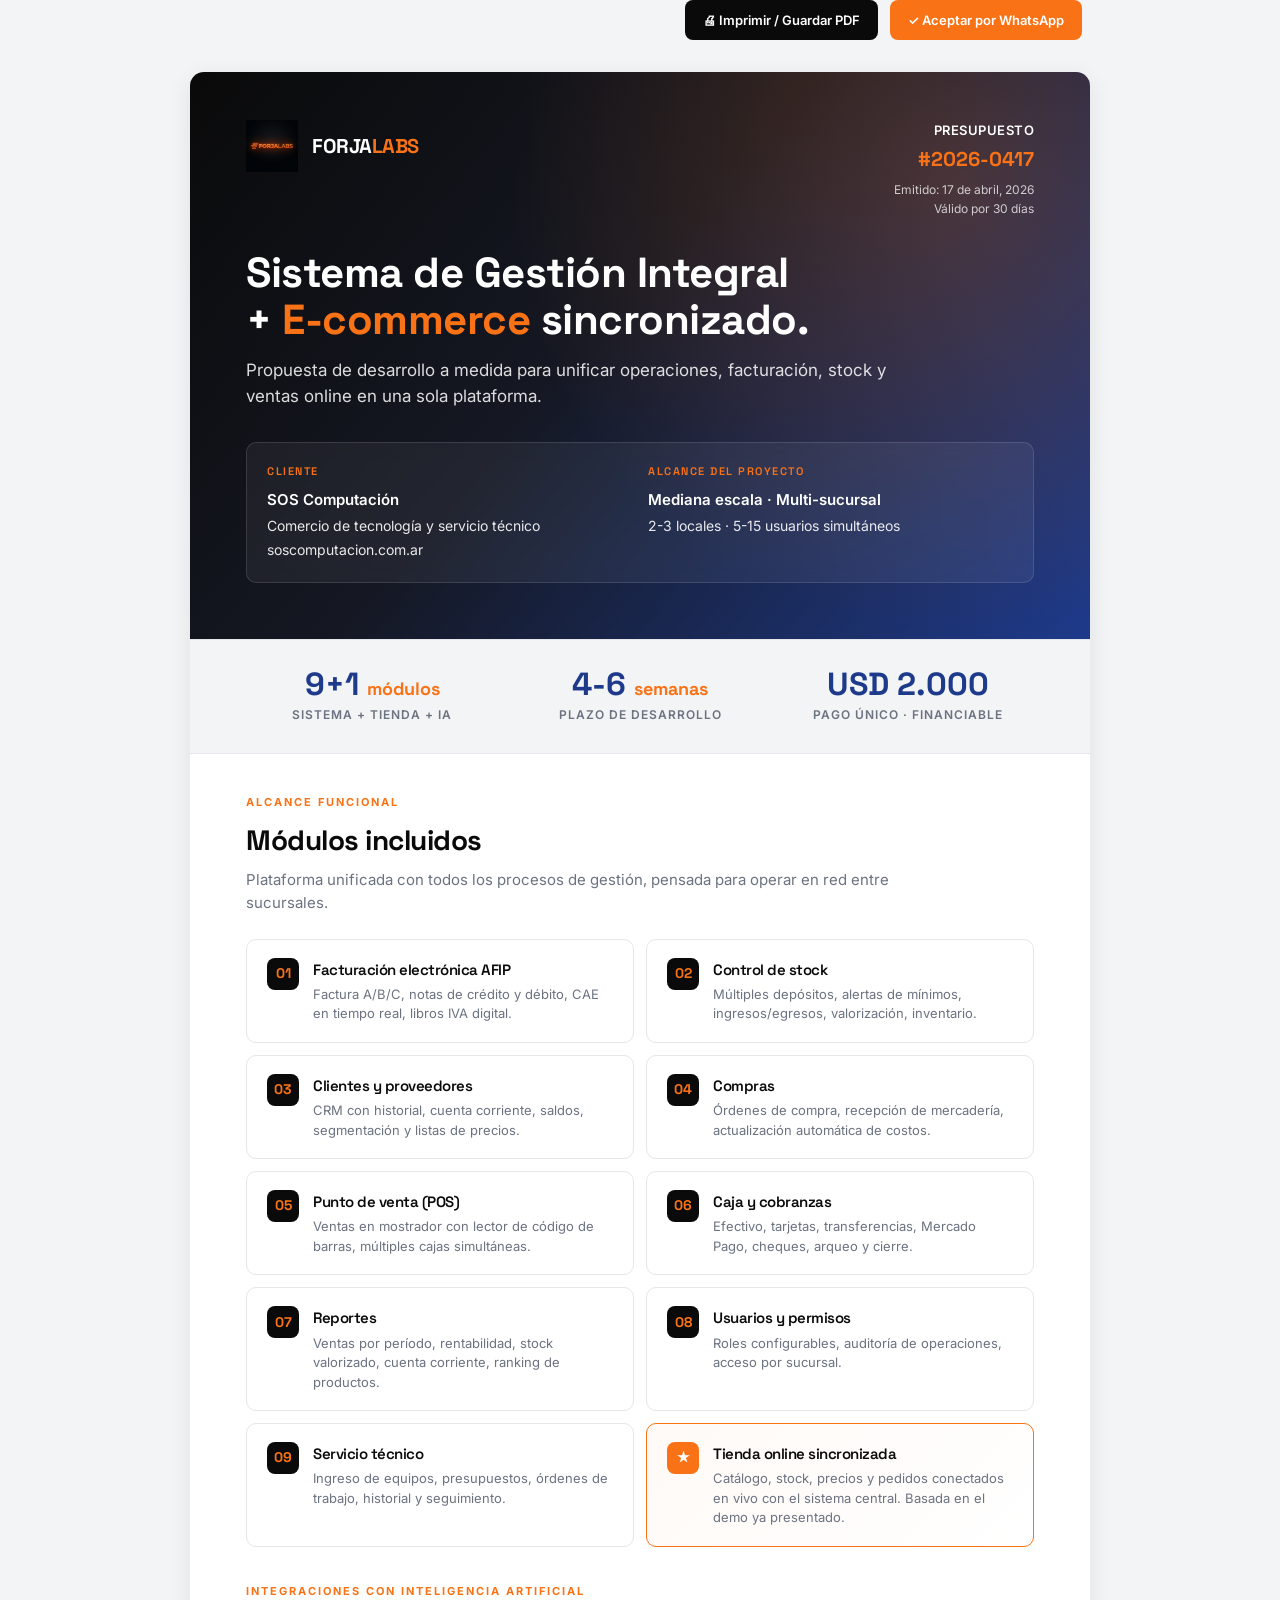
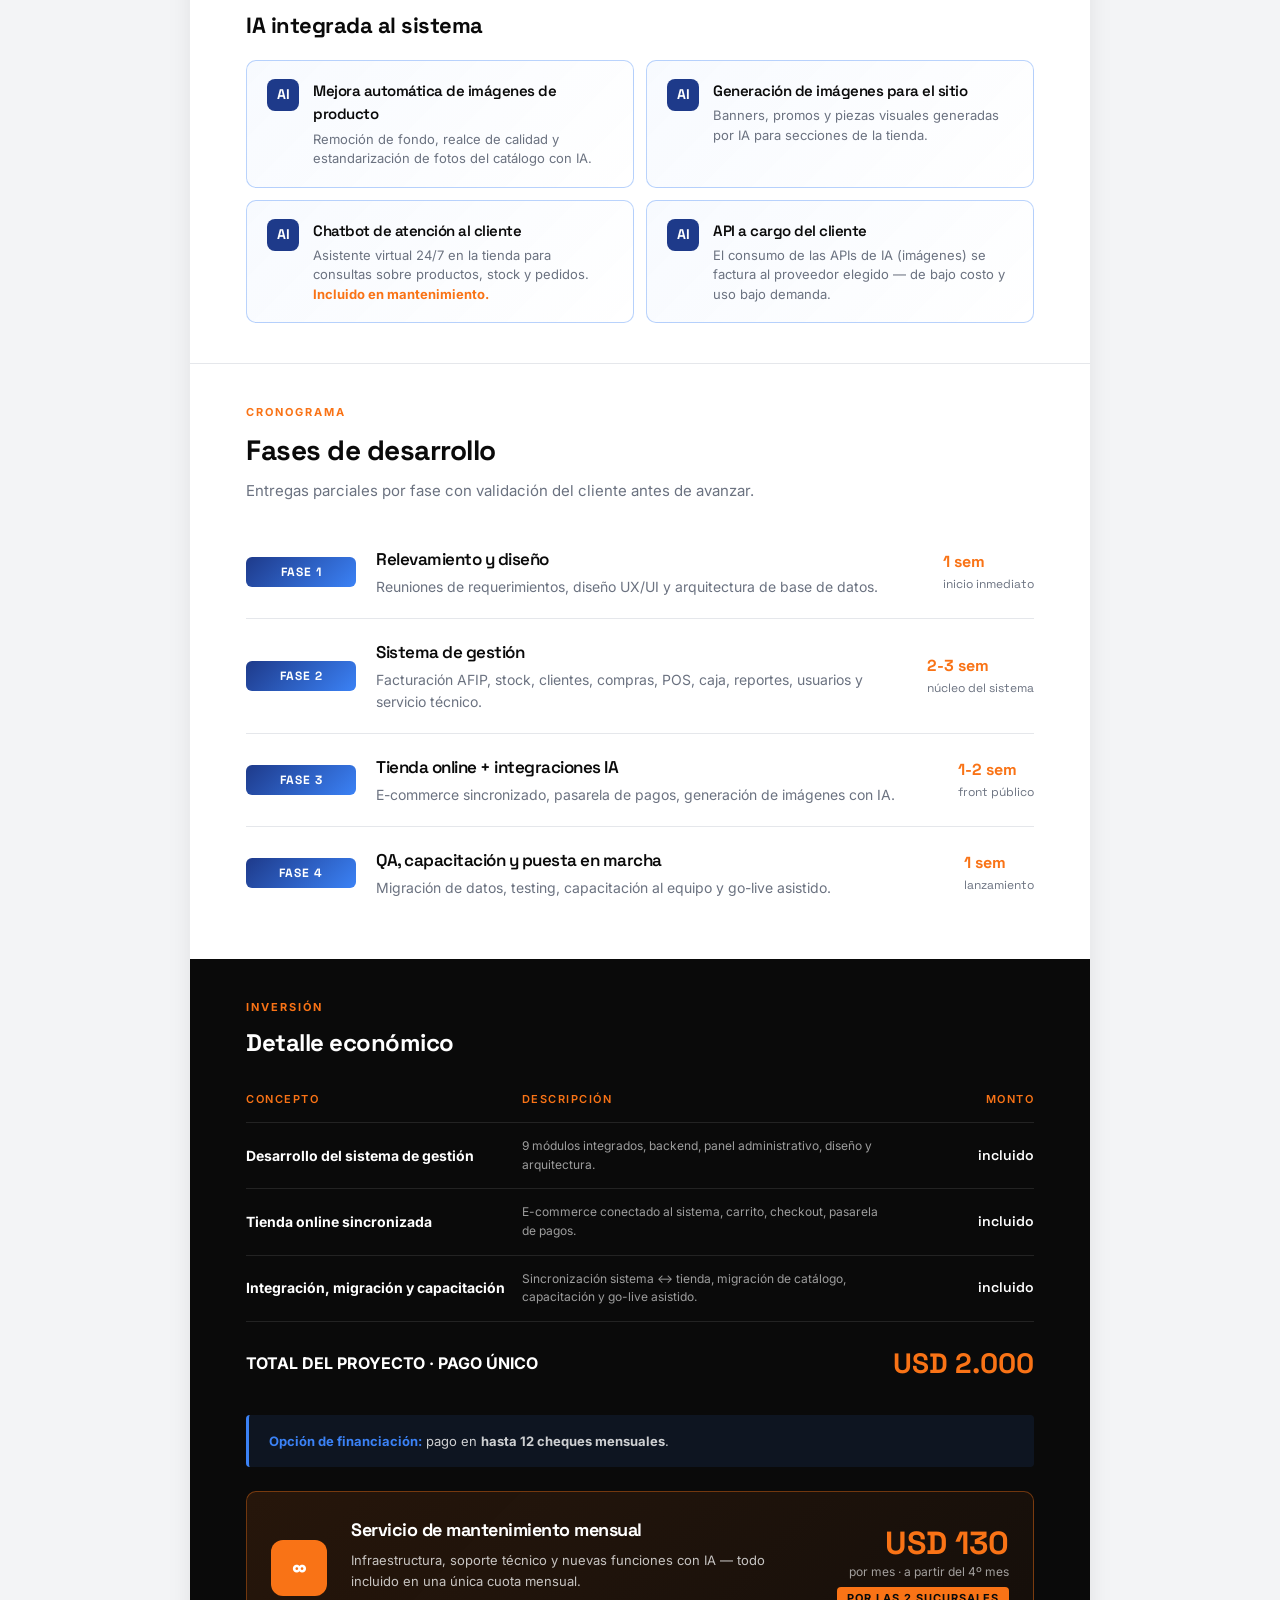
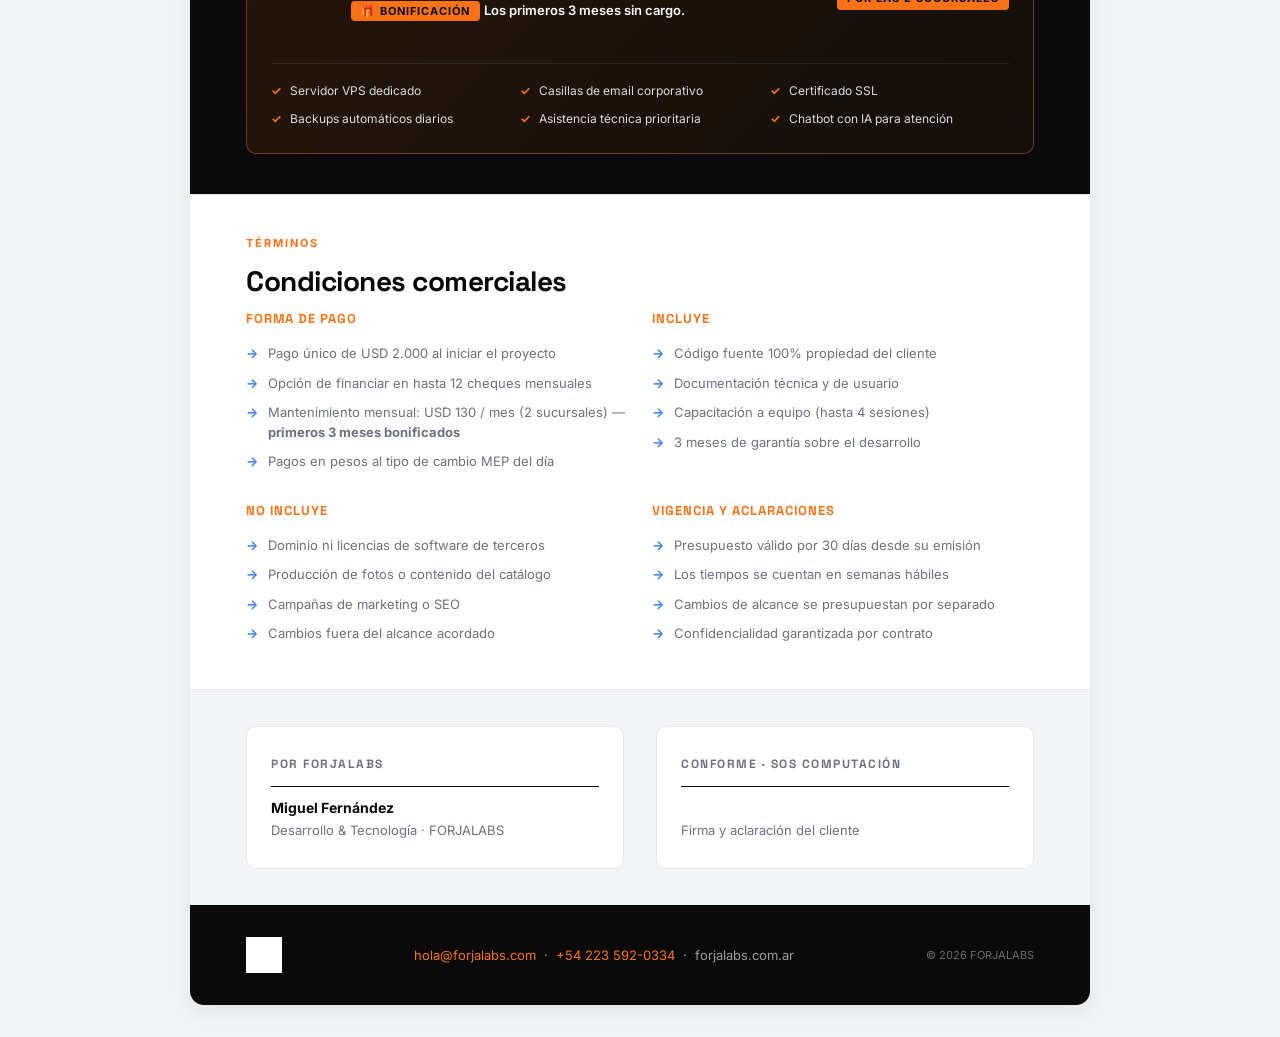
<file: presupuesto/index.html>
<!DOCTYPE html>
<html lang="es">
<head>
<meta charset="UTF-8">
<meta name="viewport" content="width=device-width, initial-scale=1.0">
<title>Presupuesto — Sistema de Gestión + E-commerce · SOS Computación</title>
<link rel="preconnect" href="https://fonts.googleapis.com">
<link rel="preconnect" href="https://fonts.gstatic.com" crossorigin>
<link href="https://fonts.googleapis.com/css2?family=Inter:wght@400;500;600;700&family=Space+Grotesk:wght@400;500;600;700;900&display=swap" rel="stylesheet">
<style>
:root {
  --black: #0A0A0A;
  --blue: #1E3A8A;
  --blue-dark: #1E40AF;
  --blue-light: #3B82F6;
  --gray: #6B7280;
  --gray-light: #F3F4F6;
  --orange: #F97316;
  --orange-dark: #EA580C;
  --white: #FFFFFF;
  --border: #E5E7EB;
  --radius: 10px;
}
* { box-sizing: border-box; margin: 0; padding: 0; }
body {
  font-family: 'Inter', -apple-system, BlinkMacSystemFont, sans-serif;
  color: var(--black);
  background: var(--gray-light);
  line-height: 1.55;
  -webkit-font-smoothing: antialiased;
}
h1, h2, h3, h4 { font-family: 'Space Grotesk', sans-serif; letter-spacing: -.5px; }

.page {
  max-width: 900px;
  margin: 32px auto;
  background: var(--white);
  border-radius: 14px;
  box-shadow: 0 6px 24px rgba(0,0,0,.08);
  overflow: hidden;
}

/* === HERO === */
.hero {
  background: linear-gradient(130deg, var(--black) 0%, #151823 45%, var(--blue) 100%);
  color: var(--white);
  padding: 48px 56px 56px;
  position: relative;
  overflow: hidden;
}
.hero::before {
  content: ''; position: absolute; inset: 0;
  background: radial-gradient(circle at 85% 20%, rgba(249,115,22,.22) 0%, transparent 50%);
}
.hero-row { position: relative; z-index: 1; display: flex; justify-content: space-between; align-items: flex-start; margin-bottom: 32px; gap: 20px; }
.brand { display: flex; align-items: center; gap: 14px; }
.brand img { height: 52px; width: auto; }
.brand-text { font-family: 'Space Grotesk', sans-serif; font-weight: 700; font-size: 20px; letter-spacing: -.5px; }
.brand-text .labs { color: var(--orange); }

.meta { text-align: right; font-size: 12px; color: rgba(255,255,255,.75); }
.meta strong { color: var(--white); font-weight: 600; display: block; font-size: 13px; letter-spacing: .5px; text-transform: uppercase; }
.meta-code { font-family: 'Space Grotesk', sans-serif; font-size: 20px; font-weight: 700; color: var(--orange); margin-top: 4px; }

.hero h1 {
  position: relative; z-index: 1;
  font-size: 42px; font-weight: 700; line-height: 1.1;
  margin-bottom: 14px;
}
.hero h1 span { color: var(--orange); }
.hero-sub { position: relative; z-index: 1; font-size: 17px; opacity: .85; max-width: 640px; }

.hero-client {
  position: relative; z-index: 1;
  margin-top: 32px;
  display: grid; grid-template-columns: 1fr 1fr; gap: 16px;
  padding: 20px;
  background: rgba(255,255,255,.06);
  border: 1px solid rgba(255,255,255,.12);
  border-radius: var(--radius);
  backdrop-filter: blur(8px);
}
.hero-client-col h4 { font-size: 11px; letter-spacing: 1.5px; text-transform: uppercase; color: var(--orange); margin-bottom: 8px; font-weight: 600; }
.hero-client-col p { font-size: 14px; margin-bottom: 2px; opacity: .9; }
.hero-client-col strong { color: var(--white); font-weight: 600; font-size: 15px; display: block; margin-bottom: 4px; }

/* === SECTIONS === */
.section { padding: 40px 56px; border-top: 1px solid var(--border); }
.section-eyebrow { font-size: 11px; letter-spacing: 2px; text-transform: uppercase; color: var(--orange); font-weight: 700; margin-bottom: 8px; }
.section h2 { font-size: 28px; font-weight: 700; color: var(--black); margin-bottom: 6px; }
.section-lead { font-size: 15px; color: var(--gray); margin-bottom: 24px; max-width: 700px; }

/* === RESUMEN === */
.resumen { padding: 28px 56px; background: var(--gray-light); display: grid; grid-template-columns: repeat(3, 1fr); gap: 16px; border-top: 1px solid var(--border); }
.resumen-item { text-align: center; }
.resumen-item .num { font-family: 'Space Grotesk', sans-serif; font-size: 32px; font-weight: 700; color: var(--blue); line-height: 1; }
.resumen-item .num small { font-size: 18px; color: var(--orange); }
.resumen-item .lbl { font-size: 12px; color: var(--gray); text-transform: uppercase; letter-spacing: 1px; margin-top: 6px; font-weight: 600; }

/* === MODULOS GRID === */
.mods { display: grid; grid-template-columns: 1fr 1fr; gap: 12px; }
.mod {
  border: 1px solid var(--border); border-radius: var(--radius);
  padding: 18px 20px; background: var(--white);
  display: flex; gap: 14px; align-items: flex-start;
  transition: border-color .15s;
}
.mod:hover { border-color: var(--blue); }
.mod-num {
  background: var(--black); color: var(--orange);
  font-family: 'Space Grotesk', sans-serif; font-weight: 700; font-size: 14px;
  width: 32px; height: 32px; border-radius: 8px;
  display: grid; place-items: center;
  flex-shrink: 0;
}
.mod h3 { font-size: 15px; font-weight: 600; color: var(--black); margin-bottom: 4px; }
.mod p { font-size: 13px; color: var(--gray); line-height: 1.5; }

/* === FASES === */
.fase { display: grid; grid-template-columns: 110px 1fr auto; gap: 20px; padding: 20px 0; border-bottom: 1px solid var(--border); align-items: center; }
.fase:last-child { border-bottom: none; }
.fase-tag {
  background: linear-gradient(135deg, var(--blue) 0%, var(--blue-light) 100%);
  color: var(--white);
  font-family: 'Space Grotesk', sans-serif; font-weight: 700;
  padding: 6px 10px; border-radius: 6px;
  text-align: center; font-size: 12px; letter-spacing: 1px;
}
.fase-body h3 { font-size: 17px; font-weight: 600; margin-bottom: 4px; }
.fase-body p { font-size: 14px; color: var(--gray); }
.fase-time {
  font-family: 'Space Grotesk', sans-serif; font-weight: 700; color: var(--orange);
  font-size: 16px; white-space: nowrap;
}
.fase-time small { color: var(--gray); font-weight: 400; font-size: 12px; display: block; }

/* === MANTENIMIENTO DESTACADO === */
.mant {
  margin-top: 24px;
  background: linear-gradient(135deg, rgba(249,115,22,.12), rgba(249,115,22,.04));
  border: 1px solid rgba(249,115,22,.4);
  border-radius: var(--radius);
  padding: 24px;
  display: grid; grid-template-columns: auto 1fr auto; gap: 24px; align-items: center;
}
.mant-icon {
  background: var(--orange); color: var(--white);
  width: 56px; height: 56px; border-radius: 12px;
  display: grid; place-items: center;
  font-family: 'Space Grotesk', sans-serif; font-size: 24px; font-weight: 700;
}
.mant-body h3 { color: var(--white); font-size: 18px; margin-bottom: 6px; }
.mant-body p { color: rgba(255,255,255,.75); font-size: 13px; line-height: 1.6; }
.mant-body p strong { color: var(--orange); }
.mant-price { text-align: right; }
.mant-price .amt {
  font-family: 'Space Grotesk', sans-serif;
  font-size: 32px; font-weight: 700; color: var(--orange);
  line-height: 1;
}
.mant-price .per { font-size: 12px; color: rgba(255,255,255,.6); margin-top: 4px; }
.mant-price .scope {
  display: inline-block; margin-top: 6px;
  background: var(--orange); color: var(--black);
  font-size: 11px; font-weight: 700; letter-spacing: 1px; text-transform: uppercase;
  padding: 3px 10px; border-radius: 4px;
}
.mant-includes {
  grid-column: 1 / -1; margin-top: 18px;
  display: grid; grid-template-columns: repeat(3, 1fr); gap: 10px;
  padding-top: 18px; border-top: 1px solid rgba(255,255,255,.1);
}
.mant-includes div {
  font-size: 12px; color: rgba(255,255,255,.85);
  display: flex; gap: 8px; align-items: center;
}
.mant-includes div::before { content: '✓'; color: var(--orange); font-weight: 700; }
@media (max-width: 720px) {
  .mant { grid-template-columns: 1fr; text-align: center; }
  .mant-icon { margin: 0 auto; }
  .mant-price { text-align: center; }
  .mant-includes { grid-template-columns: 1fr; }
}

/* === TABLA INVERSION === */
.inversion { padding: 40px 56px; background: var(--black); color: var(--white); }
.inversion .section-eyebrow { color: var(--orange); }
.inversion h2 { color: var(--white); }
.inv-table { width: 100%; border-collapse: collapse; margin-top: 16px; }
.inv-table th, .inv-table td { padding: 14px 0; text-align: left; font-size: 14px; border-bottom: 1px solid rgba(255,255,255,.1); }
.inv-table th { color: var(--orange); font-weight: 600; font-size: 11px; letter-spacing: 1.5px; text-transform: uppercase; }
.inv-table td.amt { text-align: right; font-family: 'Space Grotesk', sans-serif; font-weight: 600; color: var(--white); }
.inv-table td.desc { color: rgba(255,255,255,.6); font-size: 12px; max-width: 340px; }
.inv-table tr.total td {
  border-bottom: none; padding-top: 20px; font-size: 16px;
  color: var(--white); font-weight: 700;
}
.inv-table tr.total td.amt {
  font-size: 28px; color: var(--orange);
}
.inv-note { margin-top: 20px; padding: 16px 20px; background: rgba(249,115,22,.1); border-left: 3px solid var(--orange); border-radius: 4px; font-size: 13px; color: rgba(255,255,255,.8); }

/* === CONDICIONES === */
.conds { display: grid; grid-template-columns: 1fr 1fr; gap: 24px; }
.cond h4 { font-size: 13px; letter-spacing: 1px; text-transform: uppercase; color: var(--orange); margin-bottom: 10px; }
.cond ul { list-style: none; }
.cond li { font-size: 13px; color: var(--gray); padding: 5px 0 5px 22px; position: relative; line-height: 1.5; }
.cond li::before {
  content: '→'; position: absolute; left: 0; color: var(--blue-light); font-weight: 700;
}

/* === FIRMA === */
.firma { padding: 36px 56px; background: var(--gray-light); display: grid; grid-template-columns: 1fr 1fr; gap: 32px; border-top: 1px solid var(--border); }
.firma-box {
  background: var(--white); border: 1px solid var(--border); border-radius: var(--radius);
  padding: 28px 24px; min-height: 140px;
  display: flex; flex-direction: column; justify-content: space-between;
}
.firma-box h4 { font-size: 12px; letter-spacing: 1.5px; text-transform: uppercase; color: var(--gray); margin-bottom: 12px; }
.firma-line { border-top: 1px solid var(--black); padding-top: 10px; font-size: 13px; color: var(--gray); }
.firma-line strong { display: block; color: var(--black); font-size: 14px; margin-bottom: 2px; }

/* === FOOTER === */
.pfooter {
  background: var(--black); color: var(--white);
  padding: 32px 56px;
  display: grid; grid-template-columns: auto 1fr auto; gap: 24px; align-items: center;
  font-size: 13px;
}
.pfooter .brand-text { color: var(--white); }
.pfooter-contact { color: rgba(255,255,255,.6); text-align: center; }
.pfooter-contact a { color: var(--orange); text-decoration: none; }
.pfooter-copy { color: rgba(255,255,255,.4); font-size: 11px; text-align: right; }

/* === ACTIONS (no imprimir) === */
.actions {
  max-width: 900px; margin: 0 auto 32px; padding: 0 8px;
  display: flex; gap: 12px; justify-content: flex-end;
}
.btn {
  display: inline-flex; align-items: center; gap: 8px;
  background: var(--black); color: var(--white);
  padding: 10px 18px; border-radius: 8px; font-size: 13px; font-weight: 600;
  cursor: pointer; border: none; font-family: inherit;
  transition: .15s;
}
.btn:hover { background: var(--blue); }
.btn.primary { background: var(--orange); }
.btn.primary:hover { background: var(--orange-dark); }

/* === PRINT === */
@media print {
  body { background: white; }
  .page { box-shadow: none; margin: 0; max-width: none; border-radius: 0; }
  .actions { display: none; }
  .section, .inversion, .firma, .pfooter { page-break-inside: avoid; }
  .hero { page-break-after: avoid; }
}

@media (max-width: 720px) {
  .page { margin: 0; border-radius: 0; }
  .hero, .section, .inversion, .firma, .pfooter { padding-left: 24px; padding-right: 24px; }
  .hero h1 { font-size: 28px; }
  .hero-row, .hero-client, .mods, .conds, .firma, .pfooter { grid-template-columns: 1fr; }
  .hero-row { flex-direction: column; }
  .meta { text-align: left; }
  .resumen { grid-template-columns: 1fr; padding: 24px; }
  .fase { grid-template-columns: 1fr; }
}
</style>
</head>
<body>

<div class="actions">
  <button class="btn" onclick="window.print()">🖨 Imprimir / Guardar PDF</button>
  <a class="btn primary" href="https://wa.me/5492235920334?text=Hola%20Miguel%2C%20recib%C3%AD%20el%20presupuesto" target="_blank" style="text-decoration:none">✓ Aceptar por WhatsApp</a>
</div>

<main class="page">

  <!-- HERO -->
  <section class="hero">
    <div class="hero-row">
      <div class="brand">
        <img src="logo-forjalabs.png" alt="FORJALABS">
        <div class="brand-text">FORJA<span class="labs">LABS</span></div>
      </div>
      <div class="meta">
        <strong>Presupuesto</strong>
        <div class="meta-code">#2026-0417</div>
        <div style="margin-top:6px">Emitido: 17 de abril, 2026</div>
        <div>Válido por 30 días</div>
      </div>
    </div>

    <h1>Sistema de Gestión Integral<br>+ <span>E-commerce</span> sincronizado.</h1>
    <p class="hero-sub">Propuesta de desarrollo a medida para unificar operaciones, facturación, stock y ventas online en una sola plataforma.</p>

    <div class="hero-client">
      <div class="hero-client-col">
        <h4>Cliente</h4>
        <strong>SOS Computación</strong>
        <p>Comercio de tecnología y servicio técnico</p>
        <p>soscomputacion.com.ar</p>
      </div>
      <div class="hero-client-col">
        <h4>Alcance del proyecto</h4>
        <strong>Mediana escala · Multi-sucursal</strong>
        <p>2-3 locales · 5-15 usuarios simultáneos</p>
      </div>
    </div>
  </section>

  <!-- RESUMEN -->
  <section class="resumen">
    <div class="resumen-item">
      <div class="num">9+1 <small>módulos</small></div>
      <div class="lbl">Sistema + tienda + IA</div>
    </div>
    <div class="resumen-item">
      <div class="num">4-6 <small>semanas</small></div>
      <div class="lbl">Plazo de desarrollo</div>
    </div>
    <div class="resumen-item">
      <div class="num">USD 2.000</div>
      <div class="lbl">Pago único · financiable</div>
    </div>
  </section>

  <!-- MODULOS -->
  <section class="section">
    <div class="section-eyebrow">Alcance funcional</div>
    <h2>Módulos incluidos</h2>
    <p class="section-lead">Plataforma unificada con todos los procesos de gestión, pensada para operar en red entre sucursales.</p>

    <div class="mods">
      <div class="mod"><div class="mod-num">01</div><div><h3>Facturación electrónica AFIP</h3><p>Factura A/B/C, notas de crédito y débito, CAE en tiempo real, libros IVA digital.</p></div></div>
      <div class="mod"><div class="mod-num">02</div><div><h3>Control de stock</h3><p>Múltiples depósitos, alertas de mínimos, ingresos/egresos, valorización, inventario.</p></div></div>
      <div class="mod"><div class="mod-num">03</div><div><h3>Clientes y proveedores</h3><p>CRM con historial, cuenta corriente, saldos, segmentación y listas de precios.</p></div></div>
      <div class="mod"><div class="mod-num">04</div><div><h3>Compras</h3><p>Órdenes de compra, recepción de mercadería, actualización automática de costos.</p></div></div>
      <div class="mod"><div class="mod-num">05</div><div><h3>Punto de venta (POS)</h3><p>Ventas en mostrador con lector de código de barras, múltiples cajas simultáneas.</p></div></div>
      <div class="mod"><div class="mod-num">06</div><div><h3>Caja y cobranzas</h3><p>Efectivo, tarjetas, transferencias, Mercado Pago, cheques, arqueo y cierre.</p></div></div>
      <div class="mod"><div class="mod-num">07</div><div><h3>Reportes</h3><p>Ventas por período, rentabilidad, stock valorizado, cuenta corriente, ranking de productos.</p></div></div>
      <div class="mod"><div class="mod-num">08</div><div><h3>Usuarios y permisos</h3><p>Roles configurables, auditoría de operaciones, acceso por sucursal.</p></div></div>
      <div class="mod"><div class="mod-num">09</div><div><h3>Servicio técnico</h3><p>Ingreso de equipos, presupuestos, órdenes de trabajo, historial y seguimiento.</p></div></div>
      <div class="mod" style="border-color: var(--orange); background: linear-gradient(135deg, rgba(249,115,22,.04), transparent)">
        <div class="mod-num" style="background: var(--orange); color: var(--white)">★</div>
        <div><h3>Tienda online sincronizada</h3><p>Catálogo, stock, precios y pedidos conectados en vivo con el sistema central. Basada en el demo ya presentado.</p></div>
      </div>
    </div>

    <div class="section-eyebrow" style="margin-top: 36px">Integraciones con Inteligencia Artificial</div>
    <h2 style="font-size: 22px; margin-bottom: 18px">IA integrada al sistema</h2>
    <div class="mods">
      <div class="mod" style="border-color: rgba(59,130,246,.35); background: linear-gradient(135deg, rgba(59,130,246,.04), transparent)">
        <div class="mod-num" style="background: var(--blue); color: var(--white)">AI</div>
        <div><h3>Mejora automática de imágenes de producto</h3><p>Remoción de fondo, realce de calidad y estandarización de fotos del catálogo con IA.</p></div>
      </div>
      <div class="mod" style="border-color: rgba(59,130,246,.35); background: linear-gradient(135deg, rgba(59,130,246,.04), transparent)">
        <div class="mod-num" style="background: var(--blue); color: var(--white)">AI</div>
        <div><h3>Generación de imágenes para el sitio</h3><p>Banners, promos y piezas visuales generadas por IA para secciones de la tienda.</p></div>
      </div>
      <div class="mod" style="border-color: rgba(59,130,246,.35); background: linear-gradient(135deg, rgba(59,130,246,.04), transparent)">
        <div class="mod-num" style="background: var(--blue); color: var(--white)">AI</div>
        <div><h3>Chatbot de atención al cliente</h3><p>Asistente virtual 24/7 en la tienda para consultas sobre productos, stock y pedidos. <strong style="color:var(--orange)">Incluido en mantenimiento.</strong></p></div>
      </div>
      <div class="mod" style="border-color: rgba(59,130,246,.35); background: linear-gradient(135deg, rgba(59,130,246,.04), transparent)">
        <div class="mod-num" style="background: var(--blue); color: var(--white)">AI</div>
        <div><h3>API a cargo del cliente</h3><p>El consumo de las APIs de IA (imágenes) se factura al proveedor elegido — de bajo costo y uso bajo demanda.</p></div>
      </div>
    </div>
  </section>

  <!-- FASES -->
  <section class="section">
    <div class="section-eyebrow">Cronograma</div>
    <h2>Fases de desarrollo</h2>
    <p class="section-lead">Entregas parciales por fase con validación del cliente antes de avanzar.</p>

    <div>
      <div class="fase">
        <div class="fase-tag">FASE 1</div>
        <div class="fase-body"><h3>Relevamiento y diseño</h3><p>Reuniones de requerimientos, diseño UX/UI y arquitectura de base de datos.</p></div>
        <div class="fase-time">1 sem<small>inicio inmediato</small></div>
      </div>
      <div class="fase">
        <div class="fase-tag">FASE 2</div>
        <div class="fase-body"><h3>Sistema de gestión</h3><p>Facturación AFIP, stock, clientes, compras, POS, caja, reportes, usuarios y servicio técnico.</p></div>
        <div class="fase-time">2-3 sem<small>núcleo del sistema</small></div>
      </div>
      <div class="fase">
        <div class="fase-tag">FASE 3</div>
        <div class="fase-body"><h3>Tienda online + integraciones IA</h3><p>E-commerce sincronizado, pasarela de pagos, generación de imágenes con IA.</p></div>
        <div class="fase-time">1-2 sem<small>front público</small></div>
      </div>
      <div class="fase">
        <div class="fase-tag">FASE 4</div>
        <div class="fase-body"><h3>QA, capacitación y puesta en marcha</h3><p>Migración de datos, testing, capacitación al equipo y go-live asistido.</p></div>
        <div class="fase-time">1 sem<small>lanzamiento</small></div>
      </div>
    </div>
  </section>

  <!-- INVERSION -->
  <section class="inversion">
    <div class="section-eyebrow">Inversión</div>
    <h2>Detalle económico</h2>

    <table class="inv-table">
      <thead>
        <tr><th style="width:35%">Concepto</th><th>Descripción</th><th style="text-align:right">Monto</th></tr>
      </thead>
      <tbody>
        <tr>
          <td><strong>Desarrollo del sistema de gestión</strong></td>
          <td class="desc">9 módulos integrados, backend, panel administrativo, diseño y arquitectura.</td>
          <td class="amt">incluido</td>
        </tr>
        <tr>
          <td><strong>Tienda online sincronizada</strong></td>
          <td class="desc">E-commerce conectado al sistema, carrito, checkout, pasarela de pagos.</td>
          <td class="amt">incluido</td>
        </tr>
        <tr>
          <td><strong>Integración, migración y capacitación</strong></td>
          <td class="desc">Sincronización sistema ↔ tienda, migración de catálogo, capacitación y go-live asistido.</td>
          <td class="amt">incluido</td>
        </tr>
        <tr class="total">
          <td colspan="2">TOTAL DEL PROYECTO · PAGO ÚNICO</td>
          <td class="amt">USD 2.000</td>
        </tr>
      </tbody>
    </table>

    <div class="inv-note" style="background: rgba(59,130,246,.1); border-left-color: var(--blue-light); margin-top: 16px">
      <strong style="color:var(--blue-light)">Opción de financiación:</strong> pago en <strong>hasta 12 cheques mensuales</strong>.
    </div>

    <div class="mant">
      <div class="mant-icon">∞</div>
      <div class="mant-body">
        <h3>Servicio de mantenimiento mensual</h3>
        <p>Infraestructura, soporte técnico y nuevas funciones con IA — todo incluido en una única cuota mensual.</p>
        <p style="margin-top:8px"><strong style="background:var(--orange); color:var(--black); padding:3px 10px; border-radius:4px; font-size:11px; letter-spacing:1px; text-transform:uppercase">🎁 Bonificación</strong> <span style="color:var(--white); font-weight:600">Los primeros 3 meses sin cargo.</span></p>
      </div>
      <div class="mant-price">
        <div class="amt">USD 130</div>
        <div class="per">por mes · a partir del 4º mes</div>
        <div class="scope">por las 2 sucursales</div>
      </div>
      <div class="mant-includes">
        <div>Servidor VPS dedicado</div>
        <div>Casillas de email corporativo</div>
        <div>Certificado SSL</div>
        <div>Backups automáticos diarios</div>
        <div>Asistencia técnica prioritaria</div>
        <div>Chatbot con IA para atención</div>
      </div>
    </div>
  </section>

  <!-- CONDICIONES -->
  <section class="section">
    <div class="section-eyebrow">Términos</div>
    <h2>Condiciones comerciales</h2>

    <div class="conds">
      <div class="cond">
        <h4>Forma de pago</h4>
        <ul>
          <li>Pago único de USD 2.000 al iniciar el proyecto</li>
          <li>Opción de financiar en hasta 12 cheques mensuales</li>
          <li>Mantenimiento mensual: USD 130 / mes (2 sucursales) — <strong>primeros 3 meses bonificados</strong></li>
          <li>Pagos en pesos al tipo de cambio MEP del día</li>
        </ul>
      </div>
      <div class="cond">
        <h4>Incluye</h4>
        <ul>
          <li>Código fuente 100% propiedad del cliente</li>
          <li>Documentación técnica y de usuario</li>
          <li>Capacitación a equipo (hasta 4 sesiones)</li>
          <li>3 meses de garantía sobre el desarrollo</li>
        </ul>
      </div>
      <div class="cond">
        <h4>No incluye</h4>
        <ul>
          <li>Dominio ni licencias de software de terceros</li>
          <li>Producción de fotos o contenido del catálogo</li>
          <li>Campañas de marketing o SEO</li>
          <li>Cambios fuera del alcance acordado</li>
        </ul>
      </div>
      <div class="cond">
        <h4>Vigencia y aclaraciones</h4>
        <ul>
          <li>Presupuesto válido por 30 días desde su emisión</li>
          <li>Los tiempos se cuentan en semanas hábiles</li>
          <li>Cambios de alcance se presupuestan por separado</li>
          <li>Confidencialidad garantizada por contrato</li>
        </ul>
      </div>
    </div>
  </section>

  <!-- FIRMA -->
  <section class="firma">
    <div class="firma-box">
      <h4>Por FORJALABS</h4>
      <div class="firma-line">
        <strong>Miguel Fernández</strong>
        Desarrollo & Tecnología · FORJALABS
      </div>
    </div>
    <div class="firma-box">
      <h4>Conforme · SOS Computación</h4>
      <div class="firma-line">
        <strong>&nbsp;</strong>
        Firma y aclaración del cliente
      </div>
    </div>
  </section>

  <!-- FOOTER -->
  <footer class="pfooter">
    <div class="brand">
      <img src="logo-forjalabs.png" alt="FORJALABS" style="height:36px; filter: brightness(0) invert(1)">
    </div>
    <div class="pfooter-contact">
      <a href="mailto:hola@forjalabs.com">hola@forjalabs.com</a> &nbsp;·&nbsp;
      <a href="tel:+5492235920334">+54 223 592-0334</a> &nbsp;·&nbsp;
      forjalabs.com.ar
    </div>
    <div class="pfooter-copy">© 2026 FORJALABS</div>
  </footer>

</main>

</body>
</html>
</file>
